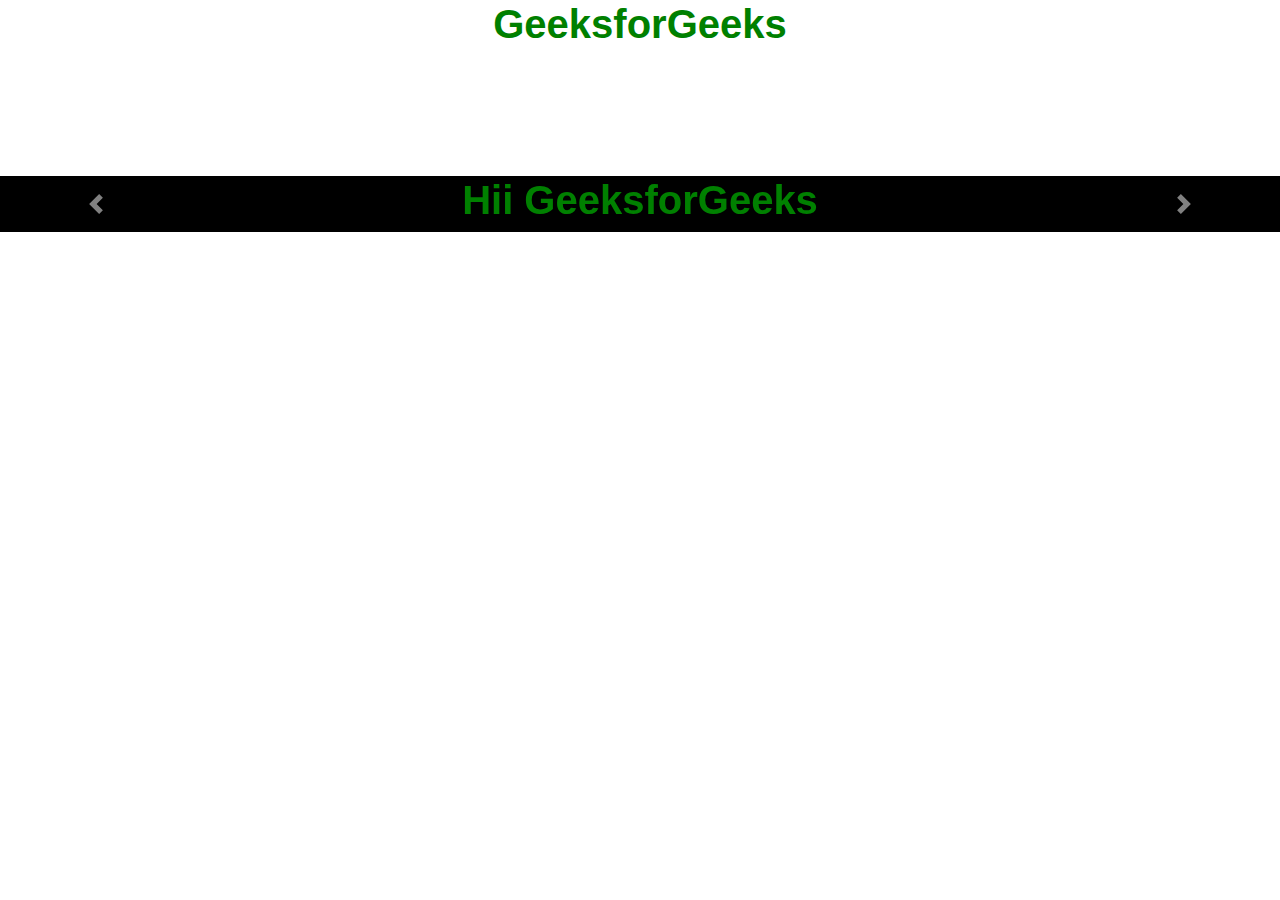
<file: animation.html>
<!DOCTYPE html>
<html>

<head>
    <link href="https://stackpath.bootstrapcdn.com/bootstrap/4.3.1/css/bootstrap.min.css" rel="stylesheet" />
    <script src="https://cdnjs.cloudflare.com/ajax/libs/jquery/3.3.1/jquery.min.js">
    </script>
    <script src="https://cdnjs.cloudflare.com/ajax/libs/popper.js/1.14.7/umd/popper.min.js">
    </script>
    <script src="https://stackpath.bootstrapcdn.com/bootstrap/4.3.1/js/bootstrap.min.js">
    </script>

    <style>
        h1 {
            color: green;
        }

        *,
        *::before,
        *::after {
            margin: 0;
            padding: 0;
        }

        html {
            box-sizing: border-box;
        }

        body {
            box-sizing: inherit;
            color: #fff !important;
        }

        h1 {
            margin-top: 0;
            text-align: center;
            font-weight: 600;
        }

        .carousel {
            margin-top: 10%;
            width: 100%;
            background-color: black;
        }
    </style>
</head>

<body>
    <h1>GeeksforGeeks</h1>

    <div id="carouselExampleFade" class="carousel slide carousel-fade" data-ride="carousel">
        <div class="carousel-inner">
            <div class="carousel-item active">
                <h1>Hii GeeksforGeeks</h1>
            </div>
            <div class="carousel-item">
                <h1>Hello there</h1>
            </div>
            <div class="carousel-item">
                <img src="./img/c2.jpg" alt="">
            </div>
        </div>
        <a class="carousel-control-prev" href="#carouselExampleFade" role="button" data-slide="prev">
            <span class="carousel-control-prev-icon" aria-hidden="true">
            </span>
            <span class="sr-only">Previous</span>
        </a>
        <a class="carousel-control-next" href="#carouselExampleFade" role="button" data-slide="next">
            <span class="carousel-control-next-icon" aria-hidden="true">
            </span>
            <span class="sr-only">Next</span>
        </a>
    </div>
</body>

</html>
</file>
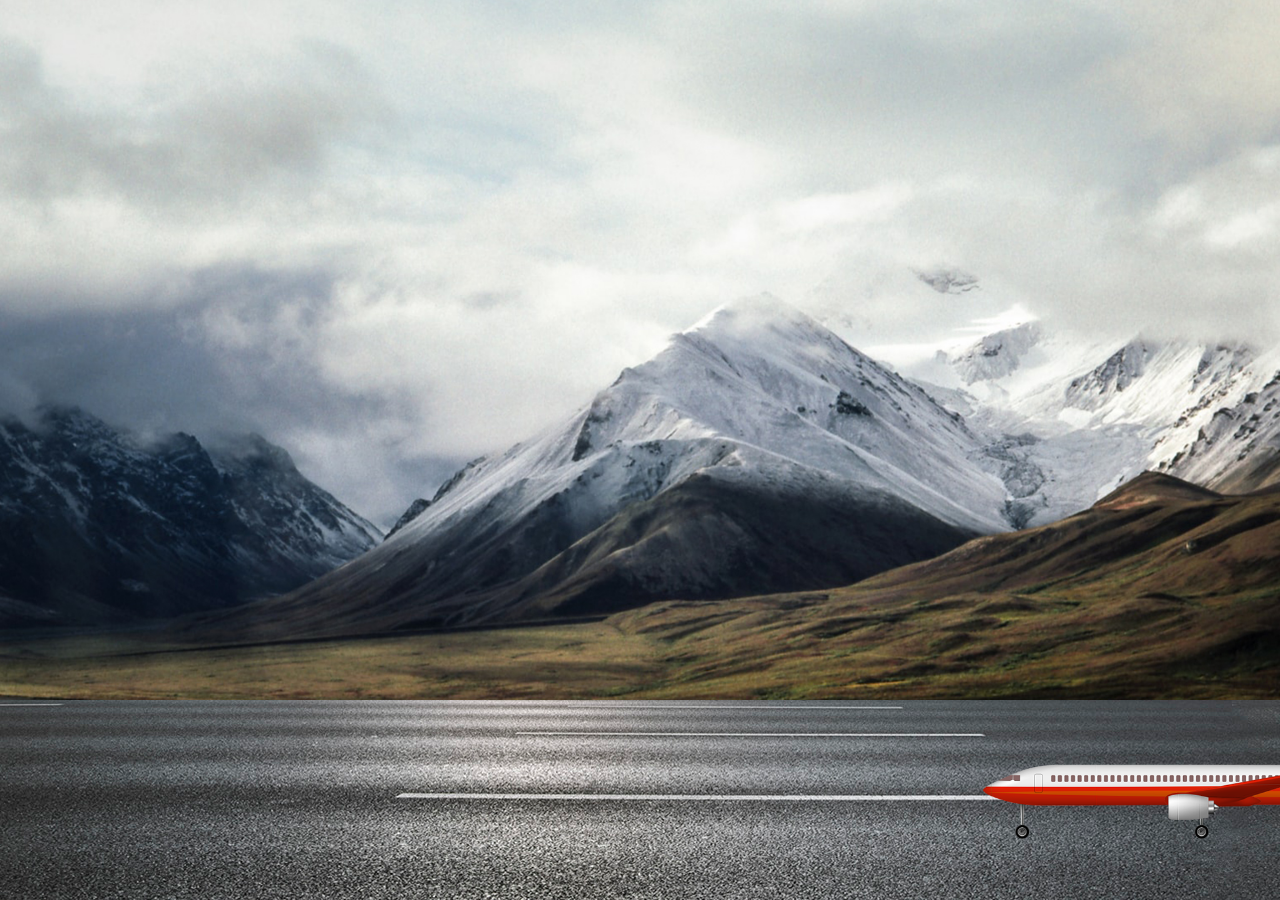
<file: draft.html>
<!DOCTYPE html>
<html lang="en">
<head>
    <meta charset="UTF-8">
    <meta http-equiv="X-UA-Compatible" content="IE=edge">
    <meta name="viewport" content="width= , initial-scale=1.0">
    <title>Document</title>
    <link rel="stylesheet" href="./animation.css">
</head>
<body>
    <div class="container">
        <div class="runway">
            <div>
                <img src="./images/airplane.png" class="airplane" alt="">
            </div>
        </div>
    </div>
</body>
</html>
</file>
<file: animation.css>
* {
  margin: 0;
  padding: 0;
}
.container {
  height: 100vh;
  width: 100%;
  background-image: url(./images/background.jpg);
  background-size: cover;
  background-position: center;
  position: relative;
  overflow: hidden;
}
.runway {
  height: 200px;
  width: 100%;
  background-image: url(./images/road.jpg);
  position: absolute;
  left: 0;
  bottom: 0;
}
.airplane {
  width: 500px;
  position: absolute;
  bottom: 150;
  right: -200px;
  animation: plan 4s linear infinite;
}
@keyframes plan {
  0% {
    transform: translatex(0px) translateY(0px);
  }
  30% {
    transform: translatex(-500px) translateY(0px);
  }
  100% {
    transform: translatex(-1500px) translateY(-200px);
  }
}
</file>
